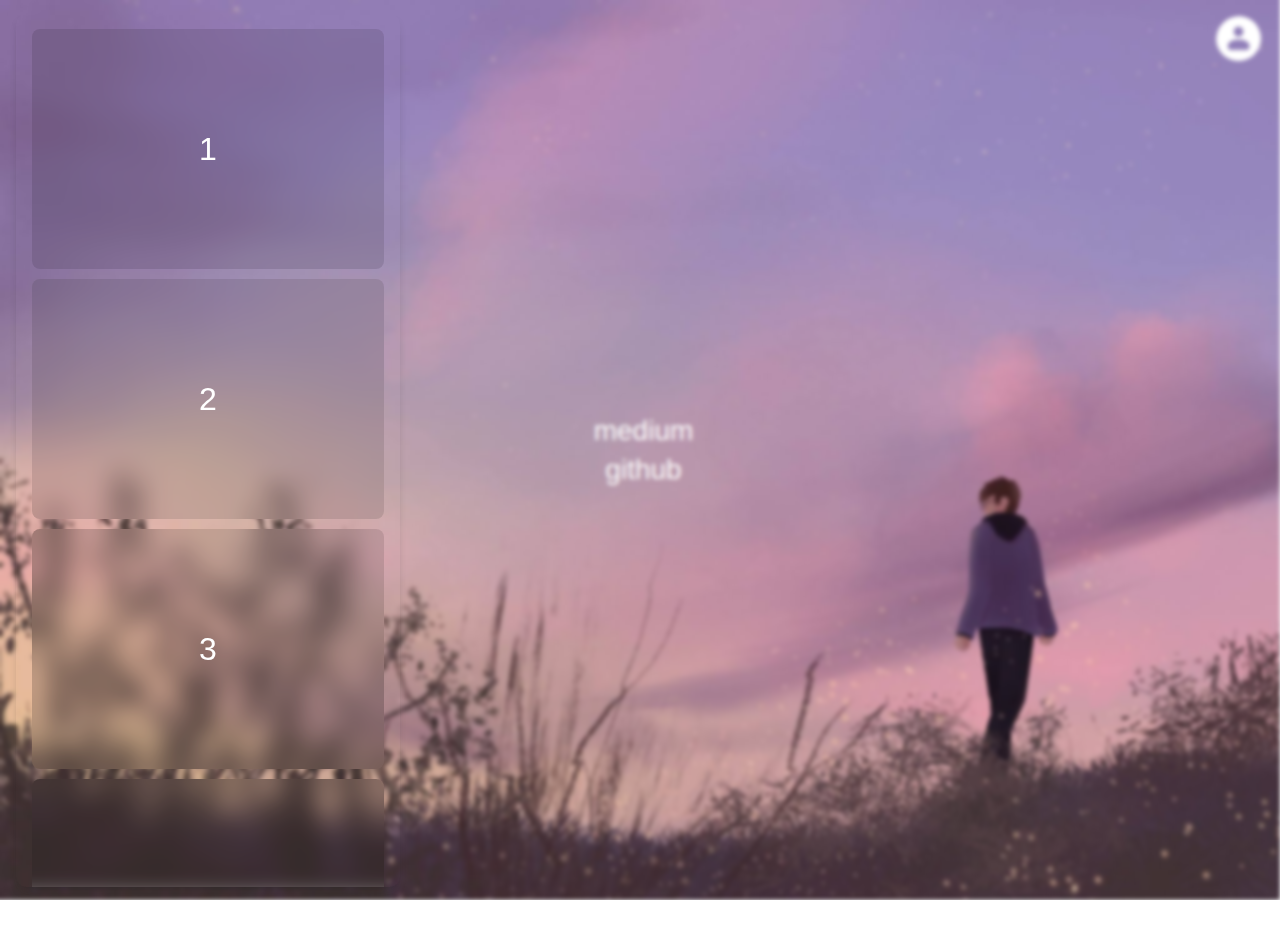
<file: index.html>
<!DOCTYPE html>
<html lang="en">

<head>
    <meta charset="UTF-8">
    <meta name="viewport" content="width=device-width, initial-scale=1.0">
    <title>The 27 Page</title>

    <link rel="stylesheet" href="./css/main.css">
    <link rel="stylesheet" href="./css/links.css">
    <link rel="stylesheet" href="./css/search.css">
    <link rel="stylesheet" href="./css/widgets.css">
    <link rel="stylesheet" href="./css/blur.css">

    <script src="https://ajax.googleapis.com/ajax/libs/jquery/3.5.1/jquery.min.js"></script>

    <script src="./js/trigger.js"></script>
    <script src="./js/contact.js"></script>
    <script src="./js/widget.js"></script>
</head>

<body>
    <div id="links">
        <!-- <div id="tint"></div> -->
        <ul>
            <li><a href=""></a></li>
            <li><a href="https://www.medium.com/@rishisek">medium</a></li>
            <li><a href="https://www.github.com/gayshot27">github</a></li>
            <li><a href=""> </a></li>
        </ul>
    </div>
    <div id="contact">
        <a class='logo' id='lg1'></a>
        <a class='logo' id='lg2' href="https://www.twitter.com/gaythot27"></a>
        <a class='logo' id='lg3' href="mailto:rishi.sek@gmail.com"></a>
        <a class='logo' id='lg4' href="https://www.instagram.com/jayshot27"></a>
    </div>
    <div id="menu">
        <div class="widget">
            <p>1</p>
        </div>
        <div class="widget">
            <p>2</p>
        </div>
        <div class="widget">
            <p>3</p>
        </div>
        <div class="widget">
            <p>4</p>
        </div>
        <div class="widget">
            <p>5</p>
        </div>
        <div class="widget">
            <p>6</p>
        </div>
        <div class="widget">
            <p>7</p>
        </div>
    </div>
    <div class="blur"></div>
    <div id="trigger"></div>
</body>

</html>
</file>
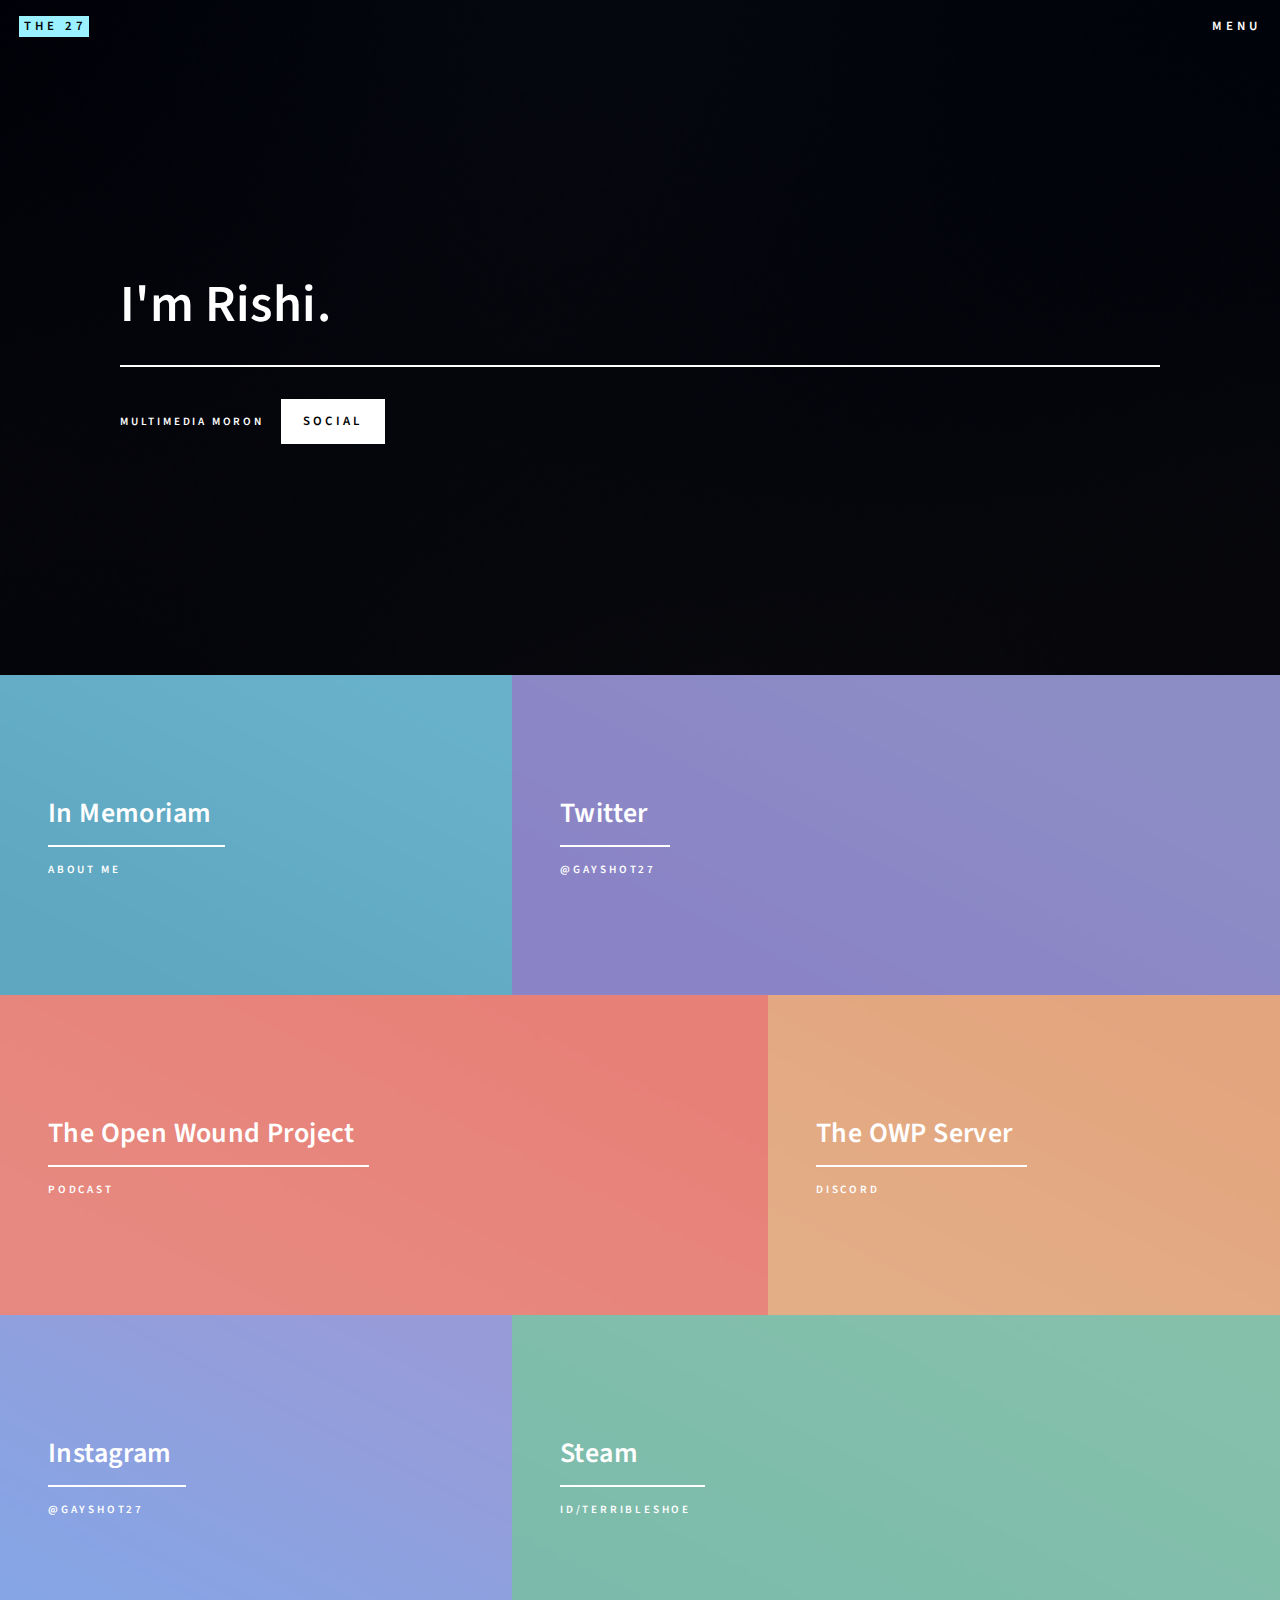
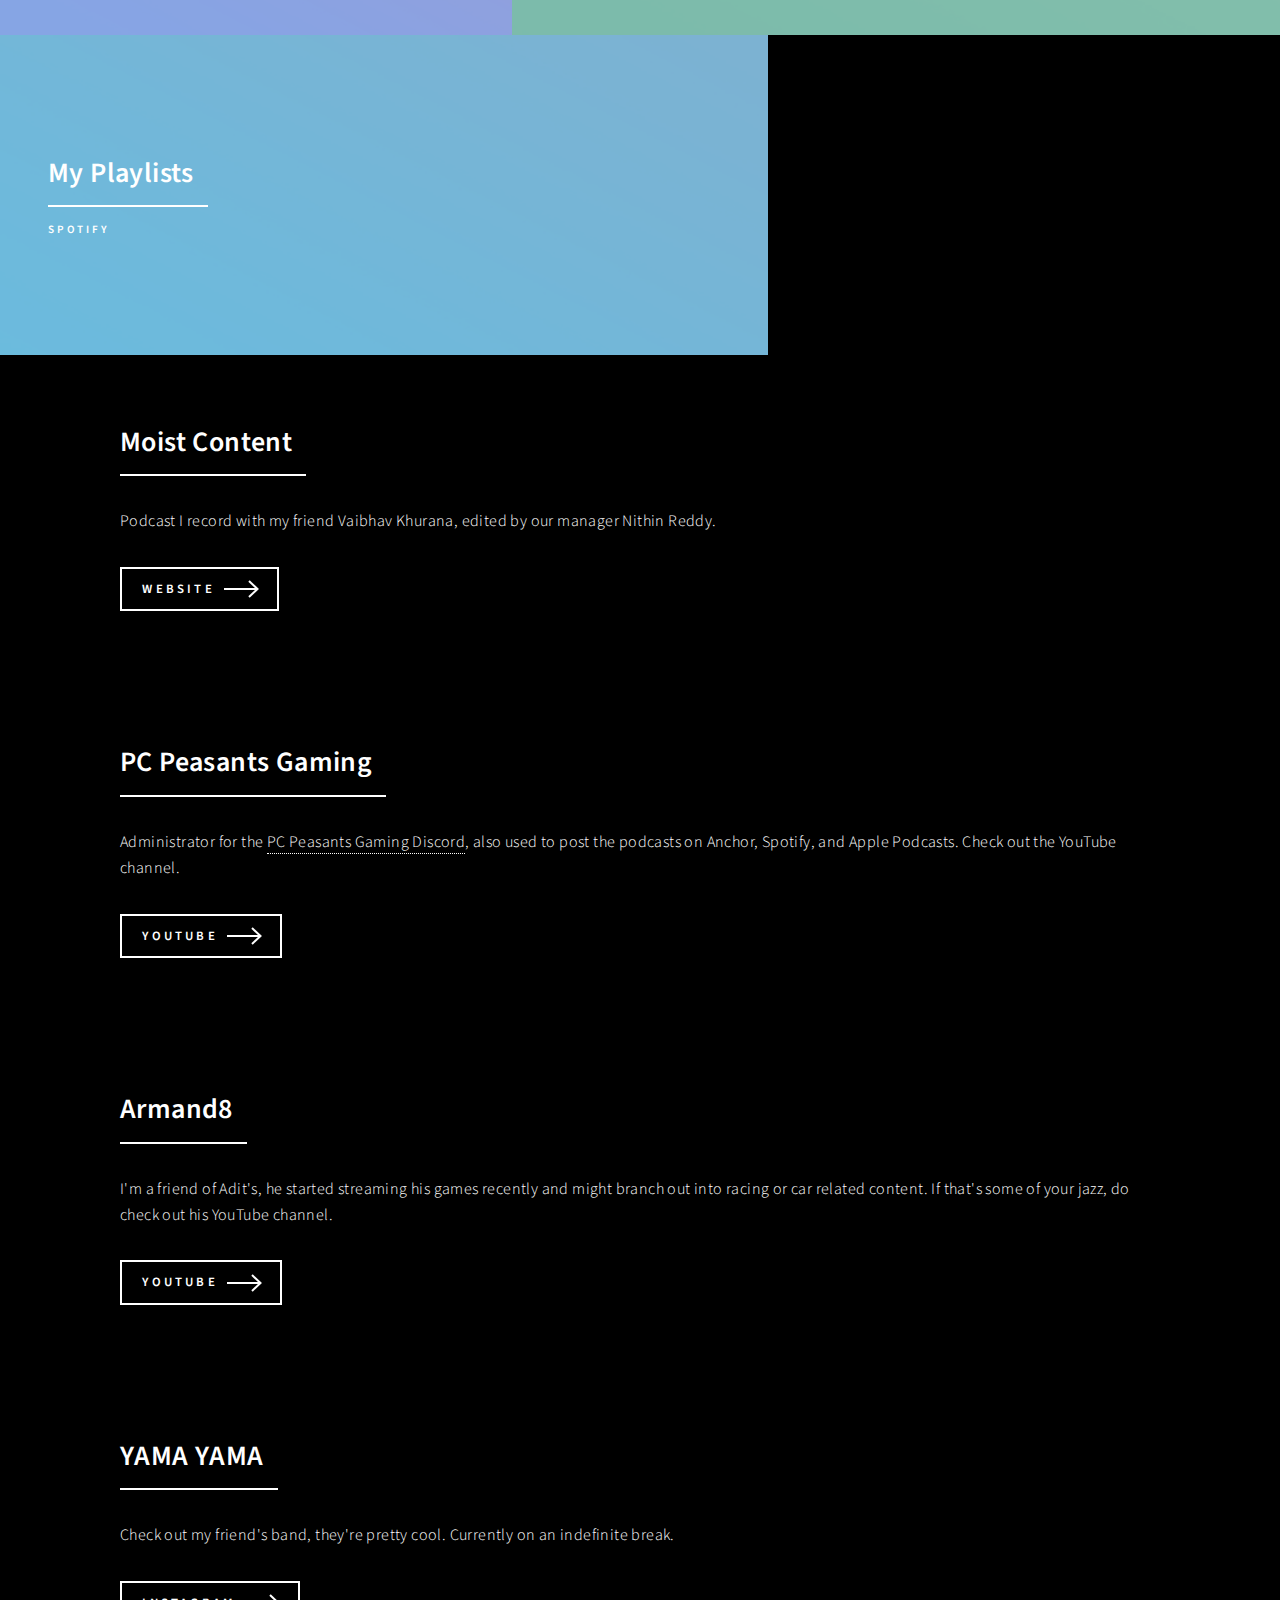
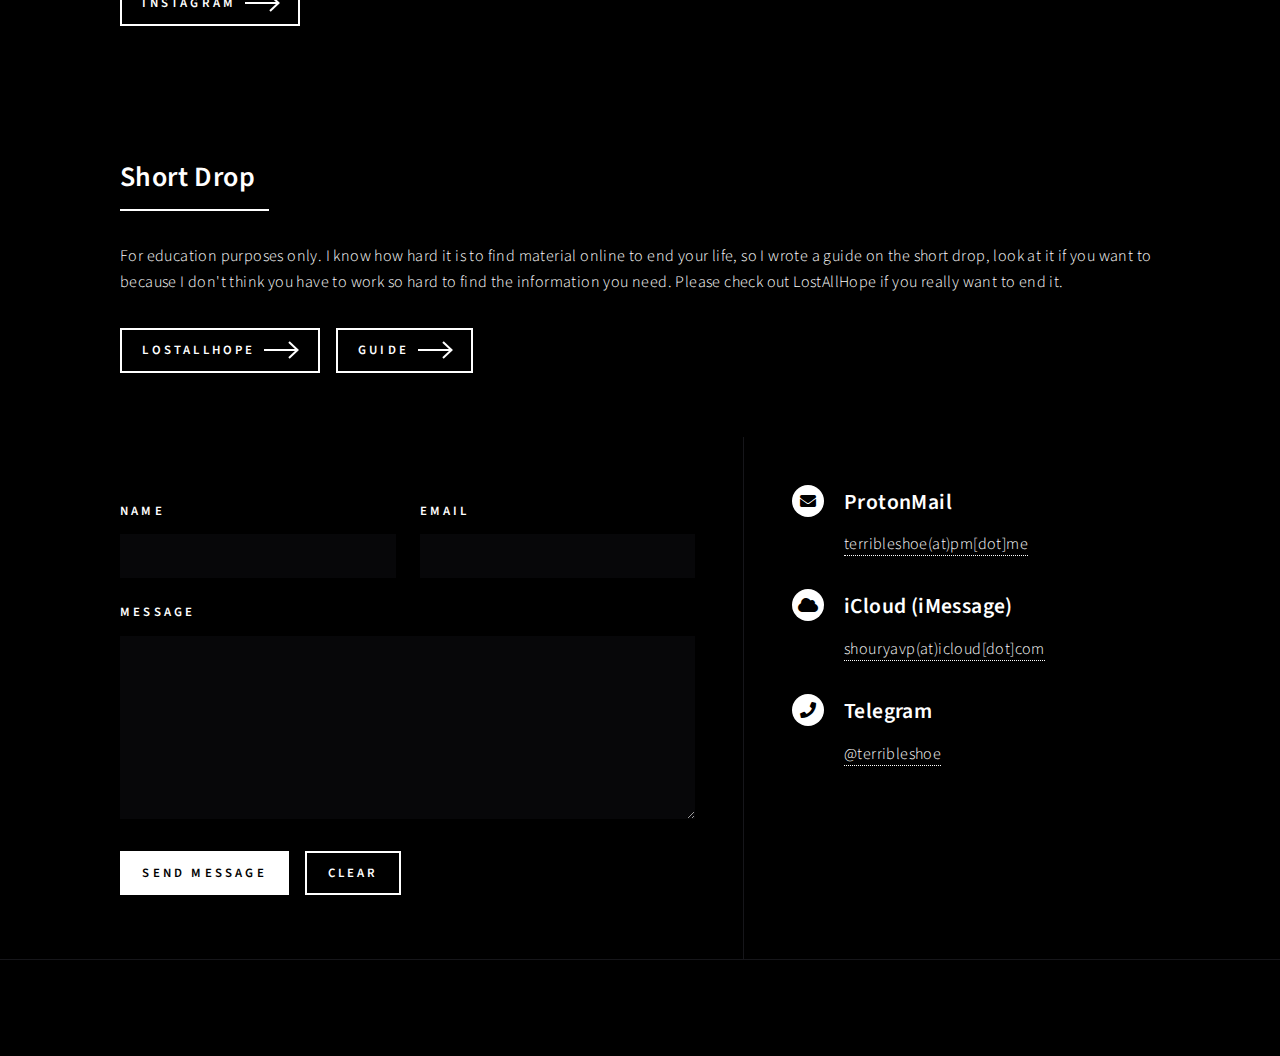
<file: legacy/index.html>
<!DOCTYPE HTML>
 <html>
 	<head>

 		<title>the 27 page</title>
 		<meta charset="utf-8" />
 		<meta name="viewport" content="width=device-width, initial-scale=1, user-scalable=no" />
 		<link rel="stylesheet" href="assets/css/main.css" />
 		<noscript><link rel="stylesheet" href="assets/css/noscript.css" /></noscript>
 	</head>
 	<body class="is-preload">

 		<!-- Wrapper -->
 			<div id="wrapper">

 				<!-- Header -->
 					<header id="header" class="alt">
 						<a href="index.html" class="logo"><strong>the 27</strong><span></span></a>
 						<nav>
 							<a href="#menu">Menu</a>
 						</nav>
 					</header>

 				<!-- Menu -->
 					<nav id="menu">
 						<ul class="links">
 							<li><a href="index.html">Home</a></li>
 							<li><a href="landing.html">About</a></li>
 							<li><a href="#contact" class="button primary scrolly">Contact</a></li>
 						</ul>
 						<ul class="actions stacked">
 							<li><a href="#one" class="button primary scrolly">View</a></li>
 						</ul>
 					</nav>

 				<!-- Banner -->
 					<section id="banner" class="major">
 						<div class="inner">
 							<header class="major">
 								<h1>I'm Rishi.</h1>
 							</header>
 							<div class="content">
 								<p>multimedia moron</p>
 								<ul class="actions">
 									<li><a href="#one" class="button primary scrolly">Social</a></li>
 								</ul>
 							</div>
 						</div>
 					</section>

 				<!-- Main -->
 					<div id="main">

 						<!-- One -->
 							<section id="one" class="tiles">
 								<article>
 									<span class="image">
 										<img src="images/pic01.jpg" alt="" />
 									</span>
 									<header class="major">
 										<h3><a href="landing.html" class="link">In Memoriam</a></h3>
 										<p>about me</p>
 									</header>
 								</article>
 								<article>
 									<span class="image">
 										<img src="images/pic02.jpg" alt="" />
 									</span>
 									<header class="major">
 										<h3><a href="https://twitter.com/gayshot27" class="link">Twitter</a></h3>
 										<p>@gayshot27</p>
 									</header>
								 </article>
								 <article>
									 <span class="image">
										 <img src="images/pic03.jpg" alt="" />
									 </span>
									 <header class="major">
										 <h3><a href="https://anchor.fm/lths27" class="link">The Open Wound Project</a></h3>
										 <p>Podcast</p>
									 </header>
								 </article>
								 <article>
									 <span class="image">
										 <img src="images/pic03.jpg" alt="" />
									 </span>
									 <header class="major">
										 <h3><a href="https://discord.gg/fC3ttP4" class="link">The OWP Server</a></h3>
										 <p>Discord</p>
									 </header>
								 </article>
								<article>
 									<span class="image">
 										<img src="images/pic05.jpg" alt="" />
 									</span>
 									<header class="major">
 										<h3><a href="https://instagram.com/gayshot27" class="link">Instagram</a></h3>
 										<p>@gayshot27</p>
 									</header>
 								</article> 
 								<article>
 									<span class="image">
 										<img src="images/pic04.jpg" alt="" />
 									</span>
 									<header class="major">
 										<h3><a href="https://steamcommunity.com/id/terribleshoe" class="link">Steam</a></h3>
 										<p>id/terribleshoe</p>
 									</header>
 								</article>
 								<article>
 									<span class="image">
 										<img src="images/pic05.jpg" alt="" />
 									</span>
 									<header class="major">
 										<h3><a href="https://t.co/mDiZx9vLMf?amp=1" class="link">My Playlists</a></h3>
 										<p>Spotify</p>
 									</header>
 								</article>
 							</section>

 						<!-- Two -->
 						<section id="two">
        		<div class="inner">
 								<header class="major">
 									<h2>Moist Content</h2>
 								</header>
 								<p>Podcast I record with my friend Vaibhav Khurana, edited by our manager Nithin Reddy.</p>
 								<ul class="actions">
 									<li><a href="https://moistcontent.github.io/" class="button next">Website</a></li>
 								</ul>
 							</div>
 							<div class="inner">
 								<header class="major">
 									<h2>PC Peasants Gaming</h2>
 								</header>
 								<p>Administrator for the <a href="https://discord.gg/B8HHE7c">PC Peasants Gaming Discord</a>, also used to post the podcasts on Anchor, Spotify, and Apple Podcasts. Check out the YouTube channel. </p>
 								<ul class="actions">
 									<li><a href="https://www.youtube.com/channel/UCjUNUu_yILc4FFgFd8572aw" class="button next">YouTube</a></li>
 								</ul>
 							</div>
 							<div class="inner">
 								<header class="major">
 									<h2>Armand8</h2>
 								</header>
 								<p>I'm a friend of Adit's, he started streaming his games recently and might branch out into racing or car related content. If that's some of your jazz, do check out his YouTube channel.</p>
 								<ul class="actions">
 									<li><a href="https://www.youtube.com/channel/UCjDTqQ0BGYpVng8gBtOeWfw" class="button next">YouTube</a></li>
 								</ul>
 							</div>
 							<div class="inner">
 								<header class="major">
 									<h2>YAMA YAMA</h2>
 								</header>
 								<p>Check out my friend's band, they're pretty cool. Currently on an indefinite break.</p>
 								<ul class="actions">
 									<li><a href="https://www.instagram.com/yamayamaband/" class="button next">Instagram</a></li>
 								</ul>
 							</div>
 							<div class="inner">
 								<header class="major">
 									<h2>Short Drop</h2>
 								</header>
 								<p>For education purposes only. I know how hard it is to find material online to end your life, so I wrote a guide on the short drop, look at it if you want to because I don't think you have to work so hard to find the information you need. Please check out LostAllHope if you really want to end it.</p>
 								<ul class="actions">
 									<li><a href="http://lostallhope.com/" class="button next">LostAllHope</a></li>
 									<li><a href="https://docs.google.com/document/d/118ycfA7BWJrHAC7kYs9xSDijAwvQNMxvEkG4DP6CsO8" class="button next">Guide</a></li
 								</ul>
 							</div>
 						</section>

 					</div>

 				<!-- Contact -->
 					<section id="contact">
 						<div class="inner">
 							<section>
 								<form method="post" action="#">
 									<div class="fields">
 										<div class="field half">
 											<label for="name">Name</label>
 											<input type="text" name="name" id="name" />
 										</div>
 										<div class="field half">
 											<label for="email">Email</label>
 											<input type="text" name="email" id="email" />
 										</div>
 										<div class="field">
 											<label for="message">Message</label>
 											<textarea name="message" id="message" rows="6"></textarea>
 										</div>
 									</div>
 									<ul class="actions">
 										<li><input type="submit" value="Send Message" class="primary" /></li>
 										<li><input type="reset" value="Clear" /></li>
 									</ul>
 								</form>
 							</section>
 							<section class="split">
 								<section class="split">
 							<section>
 								<div class="contact-method">
 									<span class="icon alt solid fa-envelope"></span>
 									<h3>ProtonMail</h3>
 									<a href="mailto:terribleshoe@pm.me?Subject=Hi!">terribleshoe(at)pm[dot]me</a>
 								</div>
 							</section>
 							<section>
 								<div class="contact-method">
 									<span class="icon alt solid fa-cloud"></span>
 									<h3>iCloud (iMessage)</h3>
 									<a href="mailto:shouryavp@icloud.com?Subject=Hi!">shouryavp(at)icloud[dot]com</a>
 								</div>
 							</section>
 							<section>
 								<div class="contact-method">
 									<span class="icon alt solid fa-phone"></span>
 									<h3>Telegram</h3>
 									<a href="https://t.me/terribleshoe">@terribleshoe</a>
 								 </div>
 								</section>
 							</section>
 						</div>
 					</section>

 				<!-- Footer -->
 					<footer id="footer">
 						<div class="inner">
 						</div>
 					</footer>

 			</div>

 		<!-- Scripts -->
 			<script src="assets/js/jquery.min.js"></script>
 			<script src="assets/js/jquery.scrolly.min.js"></script>
 			<script src="assets/js/jquery.scrollex.min.js"></script>
 			<script src="assets/js/browser.min.js"></script>
 			<script src="assets/js/breakpoints.min.js"></script>
 			<script src="assets/js/util.js"></script>
 			<script src="assets/js/main.js"></script>

 	</body>
 </html>
</file>
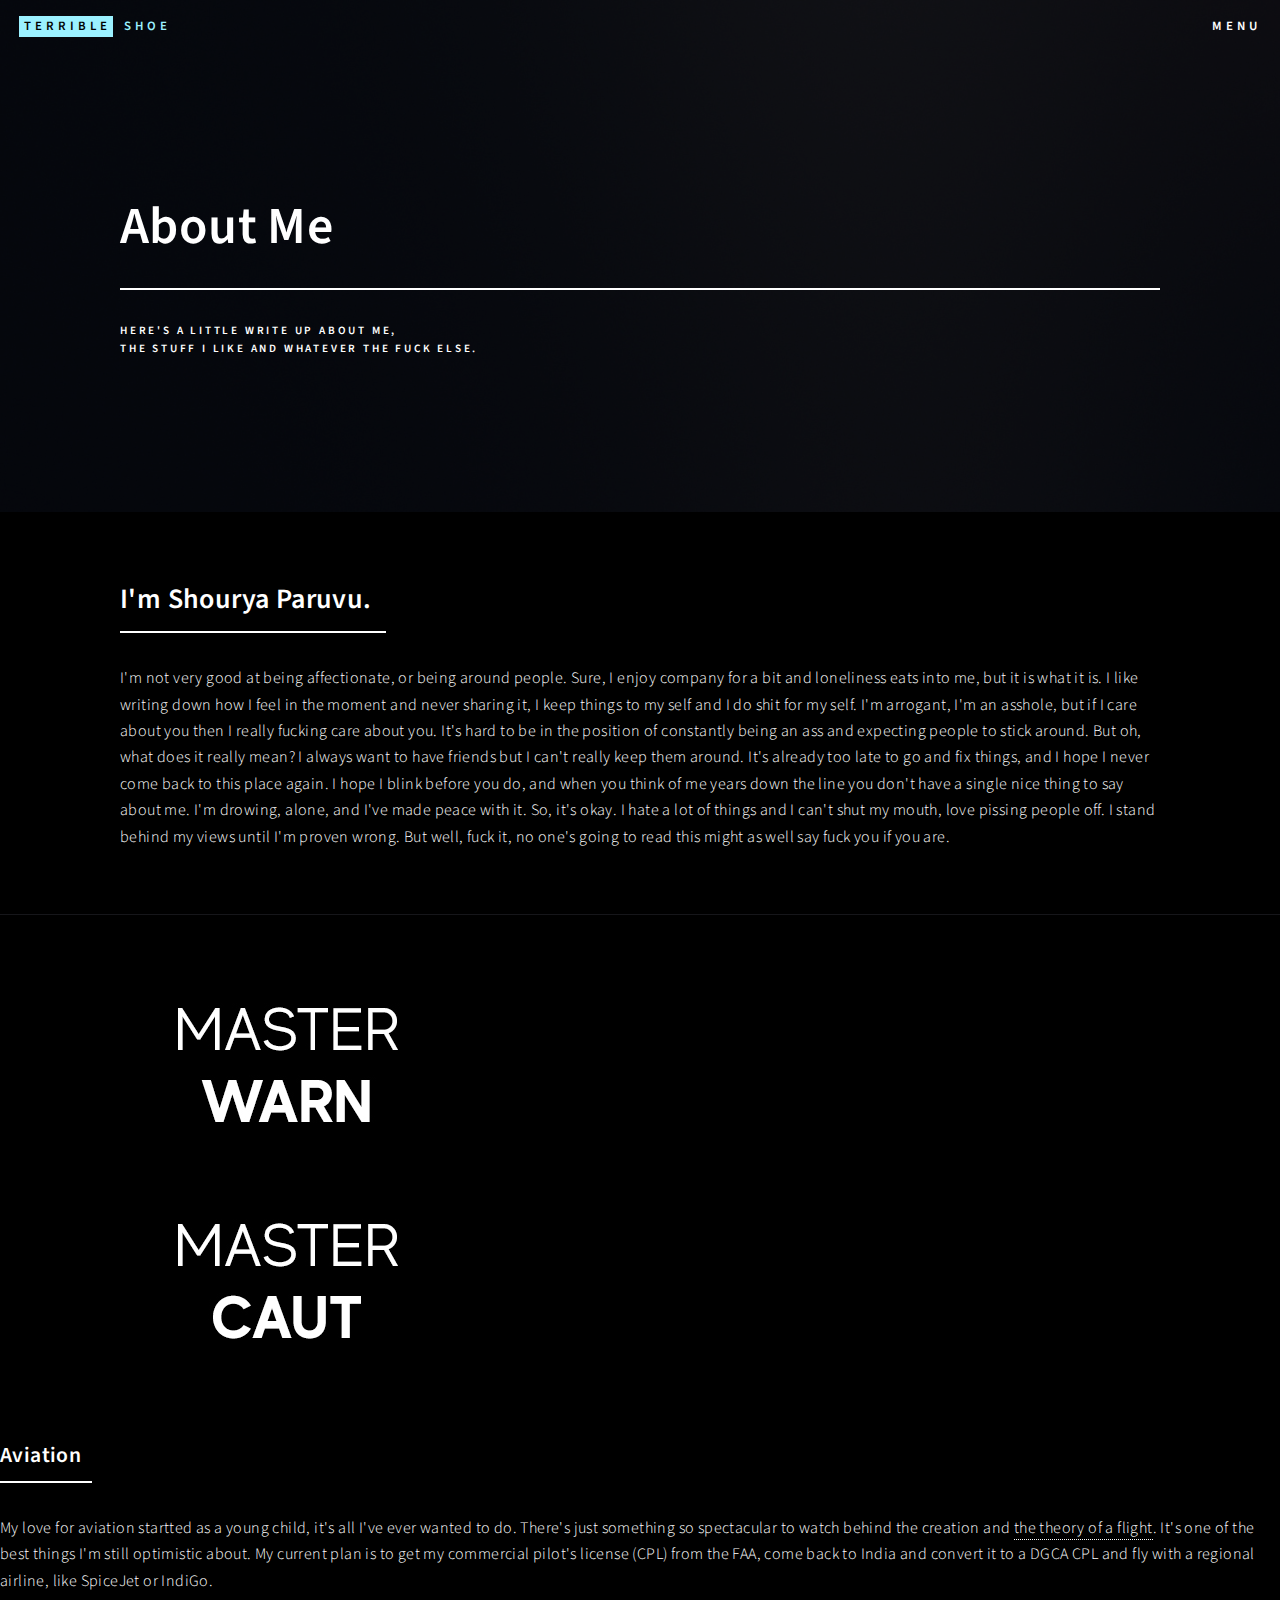
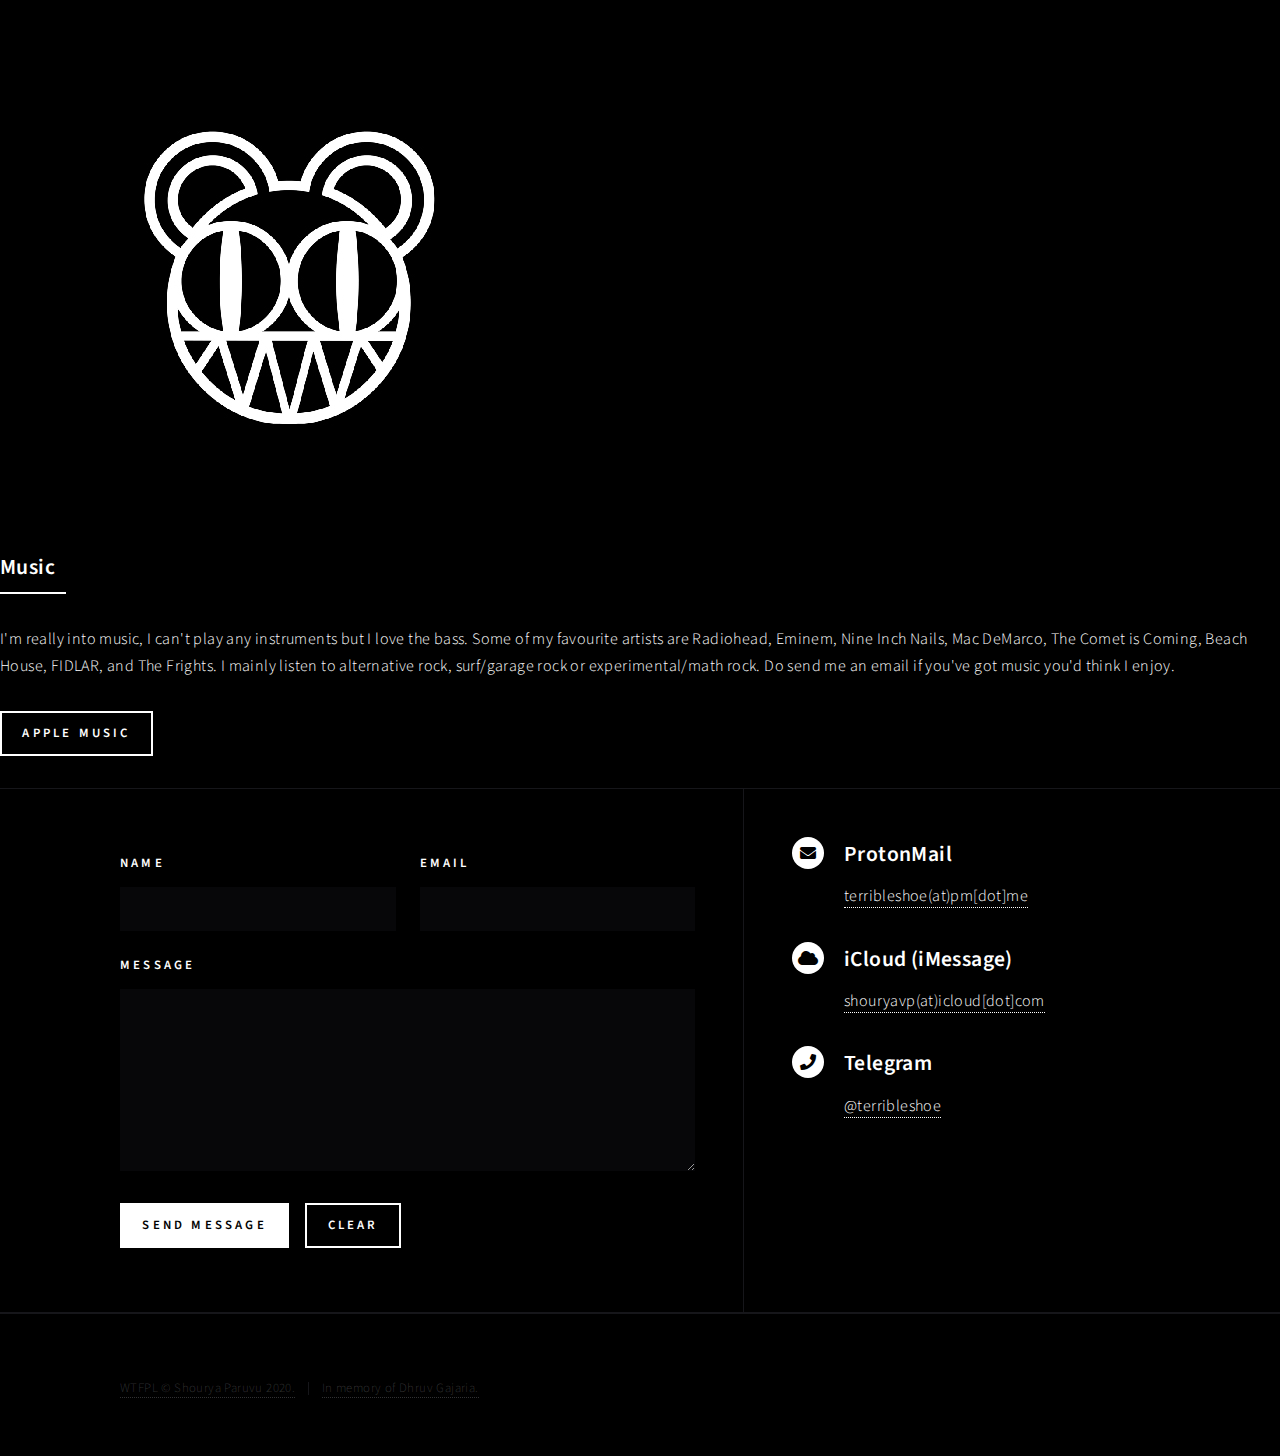
<file: legacy/landing.html>
<!DOCTYPE HTML>
<html>
	<head>
		<title>terribleshoe</title>
		<meta charset="utf-8" />
		<meta name="viewport" content="width=device-width, initial-scale=1, user-scalable=no" />
		<link rel="stylesheet" href="assets/css/main.css" />
		<noscript><link rel="stylesheet" href="assets/css/noscript.css" /></noscript>
	</head>
	<body class="is-preload">

		<!-- Wrapper -->
			<div id="wrapper">

				<!-- Header -->
					<header id="header" class="alt">
						<a href="index.html" class="logo"><strong>terrible</strong> <span>shoe</span></a>
						<nav>
							<a href="#menu">Menu</a>
						</nav>
					</header>

				<!-- Menu -->
					<nav id="menu">
						<ul class="links">
							<li><a href="index.html">Home</a></li>
							<li><a href="landing.html">About</a></li>
							<li><a href="https://github.com/terribleshoe">Source Code</a></li>
							<li><a href="#contact" class="button primary scrolly">Contact</a></li>
						</ul>
						<ul class="actions stacked">
							<li><a href="#one" class="button primary scrolly">View</a></li>
						</ul>
					</nav>

				<!-- Banner -->
				<!-- Note: The "styleN" class below should match that of the header element. -->
					<section id="banner" class="style2">
						<div class="inner">
							<span class="image">
								<img src="images/pic07.jpg" alt="" />
							</span>
							<header class="major">
								<h1>About Me</h1>
							</header>
							<div class="content">
								<p>Here's a little write up about me,<br />
								the stuff I like and whatever the fuck else.</p>
							</div>
						</div>
					</section>

				<!-- Main -->
					<div id="main">

						<!-- One -->
							<section id="one">
								<div class="inner">
									<header class="major">
										<h2>I'm Shourya Paruvu.</h2>
									</header>
									<p>I'm not very good at being affectionate, or being around people. Sure, I enjoy company for a bit and loneliness eats into me, but it is what it is. I like writing down how I feel in the moment and never sharing it, I keep things to my self and I do shit for my self. I'm arrogant, I'm an asshole, but if I care about you then I really fucking care about you. It's hard to be in the position of constantly being an ass and expecting people to stick around. But oh, what  does it really mean? I always want to have friends but I can't really keep them around. It's already too late to go and fix things, and I hope I never come back to this place again. I hope I blink before you do, and when you think of me years down the line you don't have a single nice thing to say about me. I'm drowing, alone, and I've made peace with it. So, it's okay. I hate a lot of things and I can't shut my mouth, love pissing people off. I stand behind my views until I'm proven wrong. But well, fuck it, no one's going to read this might as well say fuck you if you are.</p>
								</div>
							</section>

						<!-- Two -->
							<section id="two" class="spotlights">
								<section>
									<a href="" class="image">
										<img src="images/pic08.jpg" alt="" data-position="center center" />
									</a>
									<div class="content">
										<div class="inner">
											<header class="major">
												<h3>Aviation</h3>
											</header>
											<p>My love for aviation startted as a young child, it's all I've ever wanted to do. There's just something so spectacular to watch behind the creation and <a href="https://web.mit.edu/16.00/www/aec/flight.html">the theory of a flight</a>. It's one of the best things I'm still optimistic about. My current plan is to get my commercial pilot's license (CPL) from the FAA, come back to India and convert it to a DGCA CPL and fly with a regional airline, like SpiceJet or IndiGo.</p>
										</div>
									</div>
								</section>
								<section>
									<a href="generic.html" class="image">
										<img src="images/pic09.jpg" alt="" data-position="top center" />
									</a>
									<div class="content">
										<div class="inner">
											<header class="major">
												<h3>Music</h3>
											</header>
											<p>I'm really into music, I can't play any instruments but I love the bass. Some of my favourite artists are Radiohead, Eminem, Nine Inch Nails, Mac DeMarco, The Comet is Coming, Beach House, FIDLAR, and The Frights. I mainly listen to alternative rock, surf/garage rock or experimental/math rock. Do send me an email if you've got music you'd think I enjoy.</p>
											<ul class="actions">
												<li><a href="https://music.apple.com/profiles/terribleshoe" class="button">Apple Music</a></li>
											</ul>
										</div>
									</div>
								</section>
							</section>

							<!-- Contact -->
								<section id="contact">
									<div class="inner">
										<section>
											<form method="post" action="#">
												<div class="fields">
													<div class="field half">
														<label for="name">Name</label>
														<input type="text" name="name" id="name" />
													</div>
													<div class="field half">
														<label for="email">Email</label>
														<input type="text" name="email" id="email" />
													</div>
													<div class="field">
														<label for="message">Message</label>
														<textarea name="message" id="message" rows="6"></textarea>
													</div>
												</div>
												<ul class="actions">
													<li><input type="submit" value="Send Message" class="primary" /></li>
													<li><input type="reset" value="Clear" /></li>
												</ul>
											</form>
										</section>
										<section class="split">
											<section class="split">
										<section>
											<div class="contact-method">
												<span class="icon alt solid fa-envelope"></span>
												<h3>ProtonMail</h3>
												<a href="mailto:terribleshoe@pm.me?Subject=Hi!">terribleshoe(at)pm[dot]me</a>
											</div>
										</section>
										<section>
											<div class="contact-method">
												<span class="icon alt solid fa-cloud"></span>
												<h3>iCloud (iMessage)</h3>
												<a href="mailto:shouryavp@icloud.com?Subject=Hi!">shouryavp(at)icloud[dot]com</a>
											</div>
										</section>
										<section>
											<div class="contact-method">
												<span class="icon alt solid fa-phone"></span>
												<h3>Telegram</h3>
												<a href="https://t.me/terribleshoe">@terribleshoe</a>
											 </div>
											</section>
										</section>
									</div>
								</section>

							<!-- Footer -->
								<footer id="footer">
									<div class="inner">
										<ul class="copyright">
											<li><a href="https://github.com/terribleshoe/terribleshoe.github.io/blob/master/license.md">WTFPL &copy; Shourya Paruvu 2020.</li><li>In memory of Dhruv Gajaria.</a></li>
										</ul>
									</div>
								</footer>

						</div>

					<!-- Scripts -->
						<script src="assets/js/jquery.min.js"></script>
						<script src="assets/js/jquery.scrolly.min.js"></script>
						<script src="assets/js/jquery.scrollex.min.js"></script>
						<script src="assets/js/browser.min.js"></script>
						<script src="assets/js/breakpoints.min.js"></script>
						<script src="assets/js/util.js"></script>
						<script src="assets/js/main.js"></script>

				</body>
			</html>
</file>
<file: css/main.css>
* {
    font-family: 'Segoe UI', Roboto, Oxygen, Ubuntu, Cantarell, 'Open Sans', 'Helvetica Neue', sans-serif;
    color: white;
}

html,
body {
    min-height: 100%;
    overflow: hidden;
}

body {
    margin: 0;
    height: 100vh;
    position: relative;
}

html {
    background: url(../img/pink_meadow.jpg) no-repeat center center fixed;
    -webkit-background-size: cover;
    -moz-background-size: cover;
    -o-background-size: cover;
    background-size: cover;
}

a {
    text-decoration: none;
    color: unset;
}
</file>
<file: css/links.css>
#links {
    color: hsl(280, 8%, 90%);

    font-size: 1.75em;
    font-weight: 400;

    position: absolute;
    top: 50%;
    left: 50%;
    transform: translate(-50%, -50%);

    display: flex;
    justify-content: center;
    align-items: center;

    /* width: 30%; */
}

#links>ul {
    margin: 0;
    padding: 0;
    list-style: none;
    width: max-content;
    visibility: hidden;
}

#links>ul>li {
    width: 100%;
    text-align: center;
    padding: 0.125em;
    border-radius: 10px;
    visibility: visible;
    transition: opacity 150ms linear 100ms, transform 150ms ease-in-out 100ms;
}

#links>ul:hover>* {
    opacity: 0.4;
    transform: scale(0.9);
}

#links>ul>li:hover {
    background-color: rgba(145, 127, 185, 0.125);
    opacity: 1;
    transform: scale(1);
    transition-delay: 0ms,
        0ms;
    box-shadow: 0 6px 12px -8px rgba(32, 33, 36, .78);
    /* backdrop-filter: blur(1px); */
}
</file>
<file: css/search.css>
#contact {
    box-sizing: border-box;
    /* box-shadow: 0 1px 6px 0 rgba(32, 33, 36, .78); */
    border-radius: 1.5em;

    /* max-width: 584px; */
    width: 3em;
    height: 3em;
    margin: 0;
    /* padding: 0 18px; */

    /* background-color: white; */
    font-size: 16px;
    cursor: text;

    position: absolute;
    top: 1em;
    right: 1em;
    z-index: 2;

    display: flexbox;

    transition: width 0.5s ease-in-out, height 0.5s ease-in-out;
    overflow: hidden;
}

.logo {
    border-radius: 1.5em;

    width: 2.8em;
    height: 2.8em;

    display: block;

    margin-bottom: 0.8em;

    /* position: absolute; */
    /* top: 0; */
    /* left: 0; */
    /* z-index: -1; */
}

#lg1 {
    background: url(../img/cont1.png);
    background-size: 2.8em 2.8em;
}

#lg2 {
    background: url(../img/twt.png);
    background-size: 2.8em 2.8em;
}

#lg3 {
    background: url(../img/gm2.png);
    background-size: 2.8em 2.8em;
}

#lg4 {
    background: url(../img/ig.png);
    background-size: 2.8em 2.8em;
}
</file>
<file: css/widgets.css>
#menu {
    box-sizing: border-box;
    width: 24em;
    height: 97%;
    overflow: auto;
    position: relative;
    top: 1.5%;
    left: 1.25%;
    z-index: 10;
    
    /* background-color: rgba(255, 255, 255, 0.6); */
    border-radius: 10px;
    /* backdrop-filter: blur(12px); */
    padding: 5px 16px;
    
    overflow: auto;
    transition: transform 0.25s linear;
    transform: translateX(-25em);
    /* border-right: thin solid rgba(0, 0, 0, 0.2); */
    box-shadow: 0 6px 12px -8px rgba(32, 33, 36, .78);
}

#menu::-webkit-scrollbar {
    display: none;
}

.widget {
    /* position: relative; */
    /* display: inline-block; */
    width: 100%;
    height: 15em;
    margin: 10px auto;
    background-color: hsla(0, 0%, 0%, 0.1);
    backdrop-filter: blur(12px);
    border-radius: 8px;

    text-align: center;
    position: relative;
    /* line-height: 15em; */
}
.widget > p {
    color: white;
    font-size: 2em;
    margin: 0;
    position: absolute;
    top: 50%;
    left: 50%;
    transform: translate(-50%, -50%);
}

#trigger {
    position: absolute;
    top: 0;
    left: 0;
    z-index: 5;
    height: 100%;
    width: 203.44px;
    transform-origin: left center;
    /* background-color: black; */
}
</file>
<file: css/blur.css>
.blur {
    position: absolute;
    top: -5%;
    left: -5%;
    z-index: 2;

    display: none;
    width: 110%;
    height: 110%;

    overflow: hidden;
    backdrop-filter: blur(0px);
    transition: backdrop-filter 0.5s linear;
}
</file>
<file: legacy/assets/css/noscript.css>
/* Banner */

	body.is-preload #banner:after {
		opacity: 0.85;
	}

	body.is-preload #banner > .inner {
		-moz-filter: none;
		-webkit-filter: none;
		-ms-filter: none;
		filter: none;
		-moz-transform: none;
		-webkit-transform: none;
		-ms-transform: none;
		transform: none;
		opacity: 1;
	}
</file>
<file: legacy/assets/css/main.css>
@import url(fontawesome-all.min.css);
@import url("https://fonts.googleapis.com/css?family=Source+Sans+Pro:300,300italic,600,600italic");

html, body, div, span, h1, h2, h3, p, a, img, s, strong,
u, ul, li,
form, label, article,
footer, header, menu, nav,
section {
margin: 0;
padding: 0;
border: 0;
font-size: 100%;
font: inherit;
vertical-align: baseline;}

article,
footer, header, menu, nav, section {
display: block;}

body {
line-height: 1;
}

 ul {
list-style: none;
}

body {
-webkit-text-size-adjust: none;
}

input::-moz-focus-inner {
border: 0;
padding: 0;
}

input, textarea {
-moz-appearance: none;
-webkit-appearance: none;
-ms-appearance: none;
appearance: none;
}

/* Basic */

@-ms-viewport {
width: device-width;
}

body {
-ms-overflow-style: scrollbar;
}

@media screen and (max-width: 480px) {

html, body {
min-width: 320px;
}

}

html {
box-sizing: border-box;
}

*, *:before, *:after {
box-sizing: inherit;
}

body {
background: #000000;
}

body.is-preload *, body.is-preload *:before, body.is-preload *:after {
-moz-animation: none !important;
-webkit-animation: none !important;
-ms-animation: none !important;
animation: none !important;
-moz-transition: none !important;
-webkit-transition: none !important;
-ms-transition: none !important;
transition: none !important;
}

/* Type */

body, input, textarea {
color: #ffffff;
font-family: "Source Sans Pro", Helvetica, sans-serif;
font-size: 17pt;
font-weight: 300;
letter-spacing: 0.025em;
line-height: 1.65;
}

@media screen and (max-width: 1680px) {

body, input, textarea {
font-size: 14pt;
}

}

@media screen and (max-width: 1280px) {

body, input, textarea {
font-size: 12pt;
}

}

@media screen and (max-width: 360px) {

body, input, textarea {
font-size: 11pt;
}

}

a {
-moz-transition: color 0.2s ease-in-out, border-bottom-color 0.2s ease-in-out;
-webkit-transition: color 0.2s ease-in-out, border-bottom-color 0.2s ease-in-out;
-ms-transition: color 0.2s ease-in-out, border-bottom-color 0.2s ease-in-out;
transition: color 0.2s ease-in-out, border-bottom-color 0.2s ease-in-out;
border-bottom: dotted 1px;
color: inherit;
text-decoration: none;
}

a:hover {
border-bottom-color: transparent;
color: #9bf1ff !important;
}

a:active {
color: #53e3fb !important;
}

strong {
color: #ffffff;
font-weight: 600;
}

p {
margin: 0 0 2em 0;
}

h1, h2, h3 {
color: #ffffff;
font-weight: 600;
line-height: 1.65;
margin: 0 0 1em 0;
}

h1 a, h2 a, h3 a {
color: inherit;
border-bottom: 0;
}

h1 {
font-size: 2.5em;
}

h2 {
font-size: 1.75em;
}

h3 {
font-size: 1.35em;
}

@media screen and (max-width: 736px) {

h1 {
font-size: 2em;
}

h2 {
font-size: 1.5em;
}

h3 {
font-size: 1.25em;
}

}

/* Row */

/* Section/Article */

header.major {
width: -moz-max-content;
width: -webkit-max-content;
width: -ms-max-content;
width: max-content;
margin-bottom: 2em;
}

header.major > :first-child {
margin-bottom: 0;
width: calc(100% + 0.5em);
}

header.major > :first-child:after {
content: '';
background-color: #ffffff;
display: block;
height: 2px;
margin: 0.325em 0 0.5em 0;
width: 100%;
}

header.major > p {
font-size: 0.7em;
font-weight: 600;
letter-spacing: 0.25em;
margin-bottom: 0;
text-transform: uppercase;
}

/* Form */

form {
margin: 0 0 2em 0;
}

form > :last-child {
margin-bottom: 0;
}

form > .fields {
display: -moz-flex;
display: -webkit-flex;
display: -ms-flex;
display: flex;
-moz-flex-wrap: wrap;
-webkit-flex-wrap: wrap;
-ms-flex-wrap: wrap;
flex-wrap: wrap;
width: calc(100% + 3em);
margin: -1.5em 0 2em -1.5em;
}

form > .fields > .field {
-moz-flex-grow: 0;
-webkit-flex-grow: 0;
-ms-flex-grow: 0;
flex-grow: 0;
-moz-flex-shrink: 0;
-webkit-flex-shrink: 0;
-ms-flex-shrink: 0;
flex-shrink: 0;
padding: 1.5em 0 0 1.5em;
width: calc(100% - 1.5em);
}

form > .fields > .field.half {
width: calc(50% - 0.75em);
}

@media screen and (max-width: 480px) {

form > .fields {
width: calc(100% + 3em);
margin: -1.5em 0 2em -1.5em;
}

form > .fields > .field {
padding: 1.5em 0 0 1.5em;
width: calc(100% - 1.5em);
}

form > .fields > .field.half {
width: calc(100% - 1.5em);
}

}

label {
color: #ffffff;
display: block;
font-size: 0.8em;
font-weight: 600;
letter-spacing: 0.25em;
margin: 0 0 1em 0;
text-transform: uppercase;
}

input[type="text"],
input[type="email"],
textarea {
-moz-appearance: none;
-webkit-appearance: none;
-ms-appearance: none;
appearance: none;
background: rgba(212, 212, 255, 0.035);
border: none;
border-radius: 0;
color: inherit;
display: block;
outline: 0;
padding: 0 1em;
text-decoration: none;
width: 100%;
}

input[type="text"]:invalid,
input[type="email"]:invalid,
textarea:invalid {
box-shadow: none;
}

input[type="text"]:focus,
input[type="email"]:focus,
textarea:focus {
border-color: #9bf1ff;
box-shadow: 0 0 0 2px #9bf1ff;
}

input[type="text"],
input[type="email"] {
height: 2.75em;
}

textarea {
padding: 0.75em 1em;
}

/* Box */

/* Icon */

.icon {
text-decoration: none;
border-bottom: none;
position: relative;
}

.icon:before {
-moz-osx-font-smoothing: grayscale;
-webkit-font-smoothing: antialiased;
display: inline-block;
font-style: normal;
font-variant: normal;
text-rendering: auto;
line-height: 1;
text-transform: none !important;
font-family: 'Font Awesome 5 Free';
font-weight: 400;
}

.icon > .label {
display: none;
}

.icon:before {
line-height: inherit;
}

.icon.solid:before {
font-weight: 900;
}

.icon.alt:before {
background-color: #ffffff;
border-radius: 100%;
color: #000000;
display: inline-block;
height: 2em;
line-height: 2em;
text-align: center;
width: 2em;
}

a.icon.alt:before {
-moz-transition: background-color 0.2s ease-in-out;
-webkit-transition: background-color 0.2s ease-in-out;
-ms-transition: background-color 0.2s ease-in-out;
transition: background-color 0.2s ease-in-out;
}

a.icon.alt:hover:before {
background-color: #6fc3df;
}

a.icon.alt:active:before {
background-color: #37a6cb;
}

/* Image */

.image {
border: 0;
display: inline-block;
position: relative;
}

.image img {
display: block;
}

.image.main {
display: block;
margin: 2.5em 0;
width: 100%;
}

.image.main img {
width: 100%;
}

@media screen and (max-width: 736px) {

.image.main {
margin: 1.5em 0;
}

}

/* List */

ul {
list-style: disc;
margin: 0 0 2em 0;
padding-left: 1em;
}

ul li {
padding-left: 0.5em;
}

ul.alt {
list-style: none;
padding-left: 0;
}

ul.alt li {
border-top: solid 1px rgba(212, 212, 255, 0.1);
padding: 0.5em 0;
}

ul.alt li:first-child {
border-top: 0;
padding-top: 0;
}

/* Actions */

ul.actions {
display: -moz-flex;
display: -webkit-flex;
display: -ms-flex;
display: flex;
cursor: default;
list-style: none;
margin-left: -1em;
padding-left: 0;
}

ul.actions li {
padding: 0 0 0 1em;
vertical-align: middle;
}

ul.actions.stacked {
-moz-flex-direction: column;
-webkit-flex-direction: column;
-ms-flex-direction: column;
flex-direction: column;
margin-left: 0;
}

ul.actions.stacked li {
padding: 1.3em 0 0 0;
}

ul.actions.stacked li:first-child {
padding-top: 0;
}

/* Icons */

/* Pagination */

/* Table */

/* Button */

input[type="submit"],
input[type="reset"],
input[type="button"],
button,
.button {
-moz-appearance: none;
-webkit-appearance: none;
-ms-appearance: none;
appearance: none;
-moz-transition: background-color 0.2s ease-in-out, box-shadow 0.2s ease-in-out, color 0.2s ease-in-out;
-webkit-transition: background-color 0.2s ease-in-out, box-shadow 0.2s ease-in-out, color 0.2s ease-in-out;
-ms-transition: background-color 0.2s ease-in-out, box-shadow 0.2s ease-in-out, color 0.2s ease-in-out;
transition: background-color 0.2s ease-in-out, box-shadow 0.2s ease-in-out, color 0.2s ease-in-out;
background-color: transparent;
border: 0;
border-radius: 0;
box-shadow: inset 0 0 0 2px #ffffff;
color: #ffffff;
cursor: pointer;
display: inline-block;
font-size: 0.8em;
font-weight: 600;
height: 3.5em;
letter-spacing: 0.25em;
line-height: 3.5em;
padding: 0 1.75em;
text-align: center;
text-decoration: none;
text-transform: uppercase;
white-space: nowrap;
}

input[type="submit"]:hover, input[type="submit"]:active,
input[type="reset"]:hover,
input[type="reset"]:active,
input[type="button"]:hover,
input[type="button"]:active,
button:hover,
button:active,
.button:hover,
.button:active {
box-shadow: inset 0 0 0 2px #9bf1ff;
color: #9bf1ff;
}

input[type="submit"]:active,
input[type="reset"]:active,
input[type="button"]:active,
button:active,
.button:active {
background-color: rgba(155, 241, 255, 0.1);
box-shadow: inset 0 0 0 2px #53e3fb;
color: #53e3fb;
}

input[type="submit"].icon:before,
input[type="reset"].icon:before,
input[type="button"].icon:before,
button.icon:before,
.button.icon:before {
margin-right: 0.5em;
}

input[type="submit"].next,
input[type="reset"].next,
input[type="button"].next,
button.next,
.button.next {
padding-right: 4.5em;
position: relative;
}

input[type="submit"].next:before, input[type="submit"].next:after,
input[type="reset"].next:before,
input[type="reset"].next:after,
input[type="button"].next:before,
input[type="button"].next:after,
button.next:before,
button.next:after,
.button.next:before,
.button.next:after {
-moz-transition: opacity 0.2s ease-in-out;
-webkit-transition: opacity 0.2s ease-in-out;
-ms-transition: opacity 0.2s ease-in-out;
transition: opacity 0.2s ease-in-out;
background-position: center right;
background-repeat: no-repeat;
background-size: 36px 24px;
content: '';
display: block;
height: 100%;
position: absolute;
right: 1.5em;
top: 0;
vertical-align: middle;
width: 36px;
}

input[type="submit"].next:before,
input[type="reset"].next:before,
input[type="button"].next:before,
button.next:before,
.button.next:before {
background-image: url("data:image/svg+xml;charset=utf8,%3Csvg xmlns='http://www.w3.org/2000/svg' xmlns:xlink='http://www.w3.org/1999/xlink' width='36px' height='24px' viewBox='0 0 36 24' zoomAndPan='disable'%3E%3Cstyle%3Eline %7B stroke: %23ffffff%3B stroke-width: 2px%3B %7D%3C/style%3E%3Cline x1='0' y1='12' x2='34' y2='12' /%3E%3Cline x1='25' y1='4' x2='34' y2='12.5' /%3E%3Cline x1='25' y1='20' x2='34' y2='11.5' /%3E%3C/svg%3E");
}

input[type="submit"].next:after,
input[type="reset"].next:after,
input[type="button"].next:after,
button.next:after,
.button.next:after {
background-image: url("data:image/svg+xml;charset=utf8,%3Csvg xmlns='http://www.w3.org/2000/svg' xmlns:xlink='http://www.w3.org/1999/xlink' width='36px' height='24px' viewBox='0 0 36 24' zoomAndPan='disable'%3E%3Cstyle%3Eline %7B stroke: %239bf1ff%3B stroke-width: 2px%3B %7D%3C/style%3E%3Cline x1='0' y1='12' x2='34' y2='12' /%3E%3Cline x1='25' y1='4' x2='34' y2='12.5' /%3E%3Cline x1='25' y1='20' x2='34' y2='11.5' /%3E%3C/svg%3E");
opacity: 0;
z-index: 1;
}

input[type="submit"].next:hover:after, input[type="submit"].next:active:after,
input[type="reset"].next:hover:after,
input[type="reset"].next:active:after,
input[type="button"].next:hover:after,
input[type="button"].next:active:after,
button.next:hover:after,
button.next:active:after,
.button.next:hover:after,
.button.next:active:after {
opacity: 1;
}

@media screen and (max-width: 1280px) {

input[type="submit"].next,
input[type="reset"].next,
input[type="button"].next,
button.next,
.button.next {
padding-right: 5em;
}

}

input[type="submit"].primary,
input[type="reset"].primary,
input[type="button"].primary,
button.primary,
.button.primary {
background-color: #ffffff;
box-shadow: none;
color: #000000;
}

input[type="submit"].primary:hover, input[type="submit"].primary:active,
input[type="reset"].primary:hover,
input[type="reset"].primary:active,
input[type="button"].primary:hover,
input[type="button"].primary:active,
button.primary:hover,
button.primary:active,
.button.primary:hover,
.button.primary:active {
background-color: #9bf1ff;
color: #000000 !important;
}

input[type="submit"].primary:active,
input[type="reset"].primary:active,
input[type="button"].primary:active,
button.primary:active,
.button.primary:active {
background-color: #53e3fb;
}

 input[type="submit"]:disabled,
input[type="reset"]:disabled,
input[type="button"]:disabled,
button:disabled,
.button:disabled {
pointer-events: none;
cursor: default;
opacity: 0.25;
}

/* Tiles */

.tiles {
display: -moz-flex;
display: -webkit-flex;
display: -ms-flex;
display: flex;
-moz-flex-wrap: wrap;
-webkit-flex-wrap: wrap;
-ms-flex-wrap: wrap;
flex-wrap: wrap;
border-top: 0 !important;
}

.tiles + * {
border-top: 0 !important;
}

.tiles article {
-moz-align-items: center;
-webkit-align-items: center;
-ms-align-items: center;
align-items: center;
display: -moz-flex;
display: -webkit-flex;
display: -ms-flex;
display: flex;
-moz-transition: -moz-transform 0.25s ease, opacity 0.25s ease, -moz-filter 1s ease, -webkit-filter 1s ease;
-webkit-transition: -webkit-transform 0.25s ease, opacity 0.25s ease, -webkit-filter 1s ease, -webkit-filter 1s ease;
-ms-transition: -ms-transform 0.25s ease, opacity 0.25s ease, -ms-filter 1s ease, -webkit-filter 1s ease;
transition: transform 0.25s ease, opacity 0.25s ease, filter 1s ease, -webkit-filter 1s ease;
padding: 4em 4em 2em 4em ;
background-position: center;
background-repeat: no-repeat;
background-size: cover;
cursor: default;
height: 40vh;
max-height: 40em;
min-height: 23em;
overflow: hidden;
position: relative;
width: 40%;
}

.tiles article .image {
display: none;
}

.tiles article header {
position: relative;
z-index: 3;
}

.tiles article h3 {
font-size: 1.75em;
}

.tiles article h3 a:hover {
color: inherit !important;
}

.tiles article .link.primary {
border: 0;
height: 100%;
left: 0;
position: absolute;
top: 0;
width: 100%;
z-index: 4;
}

.tiles article:before {
-moz-transition: opacity 0.5s ease;
-webkit-transition: opacity 0.5s ease;
-ms-transition: opacity 0.5s ease;
transition: opacity 0.5s ease;
bottom: 0;
content: '';
display: block;
height: 100%;
left: 0;
opacity: 0.85;
position: absolute;
width: 100%;
z-index: 2;
}

.tiles article:after {
background-color: rgba(36, 41, 67, 0.25);
content: '';
display: block;
height: 100%;
left: 0;
position: absolute;
top: 0;
width: 100%;
z-index: 1;
}

.tiles article:hover:before {
opacity: 0;
}

.tiles article:nth-child(4n - 1), .tiles article:nth-child(4n - 2) {
width: 60%;
}

.tiles article:nth-child(6n - 5):before {
background-color: #6fc3df;
}

.tiles article:nth-child(6n - 4):before {
background-color: #8d82c4;
}

.tiles article:nth-child(6n - 3):before {
background-color: #ec8d81;
}

.tiles article:nth-child(6n - 2):before {
background-color: #e7b788;
}

.tiles article:nth-child(6n - 1):before {
background-color: #8ea9e8;
}

.tiles article:nth-child(6n):before {
background-color: #87c5a4;
}

@media screen and (max-width: 1280px) {

.tiles article {
padding: 4em 3em 2em 3em ;
height: 30vh;
max-height: 30em;
min-height: 20em;
}

}

@media screen and (max-width: 980px) {

.tiles article {
width: 50% !important;
}

}

@media screen and (max-width: 736px) {

.tiles article {
padding: 3em 1.5em 1em 1.5em ;
height: 16em;
max-height: none;
min-height: 0;
}

.tiles article h3 {
font-size: 1.5em;
}

}

@media screen and (max-width: 480px) {

.tiles {
display: block;
}

.tiles article {
height: 20em;
width: 100% !important;
}

}

/* Contact Method */

.contact-method {
margin: 0 0 2em 0;
padding-left: 3.25em;
position: relative;
}

.contact-method .icon {
left: 0;
position: absolute;
top: 0;
}

.contact-method h3 {
margin: 0 0 0.5em 0;
}

/* Spotlights */

/* Header */

@keyframes reveal-header {
0% {
top: -4em;
opacity: 0;
}

100% {
top: 0;
opacity: 1;
}
}

#header {
display: -moz-flex;
display: -webkit-flex;
display: -ms-flex;
display: flex;
background-color: #000000;
box-shadow: 0 0 0.25em 0 rgba(0, 0, 0, 0.15);
cursor: default;
font-weight: 600;
height: 3.25em;
left: 0;
letter-spacing: 0.25em;
line-height: 3.25em;
margin: 0;
position: fixed;
text-transform: uppercase;
top: 0;
width: 100%;
z-index: 10000;
}

#header .logo {
border: 0;
display: inline-block;
font-size: 0.8em;
height: inherit;
line-height: inherit;
padding: 0 1.5em;
}

#header .logo strong {
-moz-transition: background-color 0.2s ease-in-out, color 0.2s ease-in-out;
-webkit-transition: background-color 0.2s ease-in-out, color 0.2s ease-in-out;
-ms-transition: background-color 0.2s ease-in-out, color 0.2s ease-in-out;
transition: background-color 0.2s ease-in-out, color 0.2s ease-in-out;
background-color: #ffffff;
color: #000000;
display: inline-block;
line-height: 1.65em;
margin-right: 0.325em;
padding: 0 0.125em 0 0.375em;
}

#header .logo:hover strong {
background-color: #9bf1ff;
}

#header .logo:active strong {
background-color: #53e3fb;
}

#header nav {
display: -moz-flex;
display: -webkit-flex;
display: -ms-flex;
display: flex;
-moz-justify-content: -moz-flex-end;
-webkit-justify-content: -webkit-flex-end;
-ms-justify-content: -ms-flex-end;
justify-content: flex-end;
-moz-flex-grow: 1;
-webkit-flex-grow: 1;
-ms-flex-grow: 1;
flex-grow: 1;
height: inherit;
line-height: inherit;
}

#header nav a {
border: 0;
display: block;
font-size: 0.8em;
height: inherit;
line-height: inherit;
padding: 0 0.75em;
position: relative;
vertical-align: middle;
}

#header nav a:last-child {
padding-right: 1.5em;
}

#header.alt {
-moz-transition: opacity 2.5s ease;
-webkit-transition: opacity 2.5s ease;
-ms-transition: opacity 2.5s ease;
transition: opacity 2.5s ease;
-moz-transition-delay: 0.75s;
-webkit-transition-delay: 0.75s;
-ms-transition-delay: 0.75s;
transition-delay: 0.75s;
-moz-animation: none;
-webkit-animation: none;
-ms-animation: none;
animation: none;
background-color: transparent;
box-shadow: none;
position: absolute;
}

body.is-preload #header.alt {
opacity: 0;
}

@media screen and (max-width: 736px) {

#header {
height: 2.75em;
line-height: 2.75em;
}

#header .logo {
padding: 0 1em;
}

#header nav a {
padding: 0 0.5em;
}

#header nav a:last-child {
padding-right: 1em;
}

}

@media screen and (max-width: 480px) {

#header .logo span {
display: none;
}

}

/* Banner */

#banner {
-moz-align-items: center;
-webkit-align-items: center;
-ms-align-items: center;
align-items: center;
background-image: url("../../images/banner.jpg");
display: -moz-flex;
display: -webkit-flex;
display: -ms-flex;
display: flex;
padding: 6em 0 2em 0 ;
background-attachment: fixed;
background-position: center;
background-repeat: no-repeat;
background-size: cover;
border-bottom: 0 !important;
cursor: default;
height: 60vh;
margin-bottom: -3.25em;
max-height: 32em;
min-height: 22em;
position: relative;
top: -3.25em;
}

#banner:after {
-moz-transition: opacity 2.5s ease;
-webkit-transition: opacity 2.5s ease;
-ms-transition: opacity 2.5s ease;
transition: opacity 2.5s ease;
-moz-transition-delay: 0.75s;
-webkit-transition-delay: 0.75s;
-ms-transition-delay: 0.75s;
transition-delay: 0.75s;
pointer-events: none;
background-color: #000000;
content: '';
display: block;
height: 100%;
left: 0;
opacity: 0.85;
position: absolute;
top: 0;
width: 100%;
z-index: 1;
}

#banner h1 {
font-size: 3.25em;
}

#banner > .inner {
-moz-transition: opacity 1.5s ease, -moz-transform 0.5s ease-out, -moz-filter 0.5s ease, -webkit-filter 0.5s ease;
-webkit-transition: opacity 1.5s ease, -webkit-transform 0.5s ease-out, -webkit-filter 0.5s ease, -webkit-filter 0.5s ease;
-ms-transition: opacity 1.5s ease, -ms-transform 0.5s ease-out, -ms-filter 0.5s ease, -webkit-filter 0.5s ease;
transition: opacity 1.5s ease, transform 0.5s ease-out, filter 0.5s ease, -webkit-filter 0.5s ease;
padding: 0 !important;
position: relative;
z-index: 2;
}

#banner > .inner .image {
display: none;
}

#banner > .inner header {
width: auto;
}

#banner > .inner header > :first-child {
width: auto;
}

#banner > .inner header > :first-child:after {
max-width: 100%;
}

#banner > .inner .content {
display: -moz-flex;
display: -webkit-flex;
display: -ms-flex;
display: flex;
-moz-align-items: center;
-webkit-align-items: center;
-ms-align-items: center;
align-items: center;
margin: 0 0 2em 0;
}

#banner > .inner .content > * {
margin-right: 1.5em;
margin-bottom: 0;
}

#banner > .inner .content > :last-child {
margin-right: 0;
}

#banner > .inner .content p {
font-size: 0.7em;
font-weight: 600;
letter-spacing: 0.25em;
text-transform: uppercase;
}

#banner.major {
height: 75vh;
min-height: 30em;
max-height: 50em;
}

#banner.major.alt {
opacity: 0.75;
}

body.is-preload #banner:after {
opacity: 1.0;
}

body.is-preload #banner > .inner {
-moz-filter: blur(0.125em);
-webkit-filter: blur(0.125em);
-ms-filter: blur(0.125em);
filter: blur(0.125em);
-moz-transform: translateX(-0.5em);
-webkit-transform: translateX(-0.5em);
-ms-transform: translateX(-0.5em);
transform: translateX(-0.5em);
opacity: 0;
}

@media screen and (max-width: 1280px) {

#banner {
background-attachment: scroll;
}

}

@media screen and (max-width: 736px) {

#banner {
padding: 5em 0 1em 0 ;
height: auto;
margin-bottom: -2.75em;
max-height: none;
min-height: 0;
top: -2.75em;
}

#banner h1 {
font-size: 2em;
}

#banner > .inner .content {
display: block;
}

#banner > .inner .content > * {
margin-right: 0;
margin-bottom: 2em;
}

#banner.major {
height: auto;
min-height: 0;
max-height: none;
}

}

@media screen and (max-width: 480px) {

#banner {
padding: 6em 0 2em 0 ;
}

#banner.major {
padding: 8em 0 4em 0 ;
}

}

/* Main */

#main {
background-color: #000000;
}

#main > * {
border-top: solid 1px rgba(212, 212, 255, 0.1);
}

#main > *:first-child {
border-top: 0;
}

#main > * > .inner {
padding: 4em 0 2em 0 ;
margin: 0 auto;
max-width: 65em;
width: calc(100% - 6em);
}

@media screen and (max-width: 736px) {

#main > * > .inner {
padding: 3em 0 1em 0 ;
width: calc(100% - 3em);
}

}

#main.alt {
background-color: transparent;
border-bottom: solid 1px rgba(212, 212, 255, 0.1);
}

/* Contact */

#contact {
border-bottom: solid 1px rgba(212, 212, 255, 0.1);
overflow-x: hidden;
}

#contact > .inner {
display: -moz-flex;
display: -webkit-flex;
display: -ms-flex;
display: flex;
padding: 0 !important;
}

#contact > .inner > :nth-child(2n - 1) {
padding: 4em 3em 2em 0 ;
border-right: solid 1px rgba(212, 212, 255, 0.1);
width: 60%;
}

#contact > .inner > :nth-child(2n) {
padding-left: 3em;
width: 40%;
}

#contact > .inner > .split {
padding: 0;
}

#contact > .inner > .split > * {
padding: 3em 0 1em 3em ;
position: relative;
}

#contact > .inner > .split > *:before {
border-top: solid 1px rgba(212, 212, 255, 0.1);
content: '';
display: block;
margin-left: -3em;
position: absolute;
top: 0;
width: calc(100vw + 3em);
}

#contact > .inner > .split > :first-child:before {
display: none;
}

@media screen and (max-width: 980px) {

#contact > .inner {
display: block;
}

#contact > .inner > :nth-child(2n - 1) {
padding: 4em 0 2em 0 ;
border-right: 0;
width: 100%;
}

#contact > .inner > :nth-child(2n) {
padding-left: 0;
width: 100%;
}

#contact > .inner > .split > * {
padding: 3em 0 1em 0 ;
}

#contact > .inner > .split > :first-child:before {
display: block;
}

}

@media screen and (max-width: 736px) {

#contact > .inner > :nth-child(2n - 1) {
padding: 3em 0 1em 0 ;
}

}

/* Footer */

#footer .copyright {
font-size: 0.8em;
list-style: none;
padding-left: 0;
}

#footer .copyright li {
border-left: solid 1px rgba(212, 212, 255, 0.1);
color: rgba(244, 244, 255, 0.2);
display: inline-block;
line-height: 1;
margin-left: 1em;
padding-left: 1em;
}

#footer .copyright li:first-child {
border-left: 0;
margin-left: 0;
padding-left: 0;
}

@media screen and (max-width: 480px) {

#footer .copyright li {
display: block;
border-left: 0;
margin-left: 0;
padding-left: 0;
line-height: inherit;
}

}

/* Wrapper */

#wrapper {
-moz-transition: -moz-filter 0.35s ease, -webkit-filter 0.35s ease, opacity 0.375s ease-out;
-webkit-transition: -webkit-filter 0.35s ease, -webkit-filter 0.35s ease, opacity 0.375s ease-out;
-ms-transition: -ms-filter 0.35s ease, -webkit-filter 0.35s ease, opacity 0.375s ease-out;
transition: filter 0.35s ease, -webkit-filter 0.35s ease, opacity 0.375s ease-out;
padding-top: 3.25em;
}

#wrapper > * > .inner {
padding: 4em 0 2em 0 ;
margin: 0 auto;
max-width: 65em;
width: calc(100% - 6em);
}

@media screen and (max-width: 736px) {

#wrapper > * > .inner {
padding: 3em 0 1em 0 ;
width: calc(100% - 3em);
}

}

@media screen and (max-width: 736px) {

#wrapper {
padding-top: 2.75em;
}

}

/* Menu */

#menu {
		-moz-transition: -moz-transform 0.35s ease, opacity 0.35s ease, visibility 0.35s;
		-webkit-transition: -webkit-transform 0.35s ease, opacity 0.35s ease, visibility 0.35s;
		-ms-transition: -ms-transform 0.35s ease, opacity 0.35s ease, visibility 0.35s;
		transition: transform 0.35s ease, opacity 0.35s ease, visibility 0.35s;
		-moz-align-items: center;
		-webkit-align-items: center;
		-ms-align-items: center;
		align-items: center;
		display: -moz-flex;
		display: -webkit-flex;
		display: -ms-flex;
		display: flex;
		-moz-justify-content: center;
		-webkit-justify-content: center;
		-ms-justify-content: center;
		justify-content: center;
		pointer-events: none;
		background: rgba(36, 41, 67, 0.9);
		box-shadow: none;
		height: 100%;
		left: 0;
		opacity: 0;
		overflow: hidden;
		padding: 3em 2em;
		position: fixed;
		top: 0;
		visibility: hidden;
		width: 100%;
		z-index: 10002;
	}

		#menu .inner {
			-moz-transition: -moz-transform 0.35s ease-out, opacity 0.35s ease, visibility 0.35s;
			-webkit-transition: -webkit-transform 0.35s ease-out, opacity 0.35s ease, visibility 0.35s;
			-ms-transition: -ms-transform 0.35s ease-out, opacity 0.35s ease, visibility 0.35s;
			transition: transform 0.35s ease-out, opacity 0.35s ease, visibility 0.35s;
			-moz-transform: rotateX(20deg);
			-webkit-transform: rotateX(20deg);
			-ms-transform: rotateX(20deg);
			transform: rotateX(20deg);
			-webkit-overflow-scrolling: touch;
			max-width: 100%;
			max-height: 100vh;
			opacity: 0;
			overflow: auto;
			text-align: center;
			visibility: hidden;
			width: 18em;
		}

			#menu .inner > :first-child {
				margin-top: 2em;
			}

			#menu .inner > :last-child {
				margin-bottom: 3em;
			}

		#menu ul {
			margin: 0 0 1em 0;
		}

			#menu ul.links {
				list-style: none;
				padding: 0;
			}

				#menu ul.links > li {
					padding: 0;
				}

					#menu ul.links > li > a:not(.button) {
						border: 0;
						border-top: solid 1px rgba(212, 212, 255, 0.1);
						display: block;
						font-size: 0.8em;
						font-weight: 600;
						letter-spacing: 0.25em;
						line-height: 4em;
						text-decoration: none;
						text-transform: uppercase;
					}

					#menu ul.links > li > .button {
						display: block;
						margin: 0.5em 0 0 0;
					}

					#menu ul.links > li:first-child > a:not(.button) {
						border-top: 0 !important;
					}

		#menu .close {
			-moz-transition: color 0.2s ease-in-out;
			-webkit-transition: color 0.2s ease-in-out;
			-ms-transition: color 0.2s ease-in-out;
			transition: color 0.2s ease-in-out;
			-webkit-tap-highlight-color: rgba(0, 0, 0, 0);
			border: 0;
			cursor: pointer;
			display: block;
			height: 4em;
			line-height: 4em;
			overflow: hidden;
			padding-right: 1.25em;
			position: absolute;
			right: 0;
			text-align: right;
			text-indent: 8em;
			top: 0;
			vertical-align: middle;
			white-space: nowrap;
			width: 8em;
		}

			#menu .close:before, #menu .close:after {
				-moz-transition: opacity 0.2s ease-in-out;
				-webkit-transition: opacity 0.2s ease-in-out;
				-ms-transition: opacity 0.2s ease-in-out;
				transition: opacity 0.2s ease-in-out;
				background-position: center;
				background-repeat: no-repeat;
				content: '';
				display: block;
				height: 4em;
				position: absolute;
				right: 0;
				top: 0;
				width: 4em;
			}

			#menu .close:before {
				background-image: url("data:image/svg+xml;charset=utf8,%3Csvg xmlns='http://www.w3.org/2000/svg' xmlns:xlink='http://www.w3.org/1999/xlink' width='20px' height='20px' viewBox='0 0 20 20' zoomAndPan='disable'%3E%3Cstyle%3Eline %7B stroke: %23ffffff%3B stroke-width: 2%3B %7D%3C/style%3E%3Cline x1='0' y1='0' x2='20' y2='20' /%3E%3Cline x1='20' y1='0' x2='0' y2='20' /%3E%3C/svg%3E");
			}

			#menu .close:after {
				background-image: url("data:image/svg+xml;charset=utf8,%3Csvg xmlns='http://www.w3.org/2000/svg' xmlns:xlink='http://www.w3.org/1999/xlink' width='20px' height='20px' viewBox='0 0 20 20' zoomAndPan='disable'%3E%3Cstyle%3Eline %7B stroke: %239bf1ff%3B stroke-width: 2%3B %7D%3C/style%3E%3Cline x1='0' y1='0' x2='20' y2='20' /%3E%3Cline x1='20' y1='0' x2='0' y2='20' /%3E%3C/svg%3E");
				opacity: 0;
			}

			#menu .close:hover:after, #menu .close:active:after {
				opacity: 1;
			}

	body.is-ie #menu {
		background: rgba(00, 00, 00, 00);
	}

	body.is-menu-visible #wrapper {
		-moz-filter: blur(0.5em);
		-webkit-filter: blur(0.5em);
		-ms-filter: blur(0.5em);
		filter: blur(0.5em);
	}

	body.is-menu-visible #menu {
		pointer-events: auto;
		opacity: 1;
		visibility: visible;
	}

		body.is-menu-visible #menu .inner {
			-moz-transform: none;
			-webkit-transform: none;
			-ms-transform: none;
			transform: none;
			opacity: 1;
			visibility: visible;
		}
</file>
